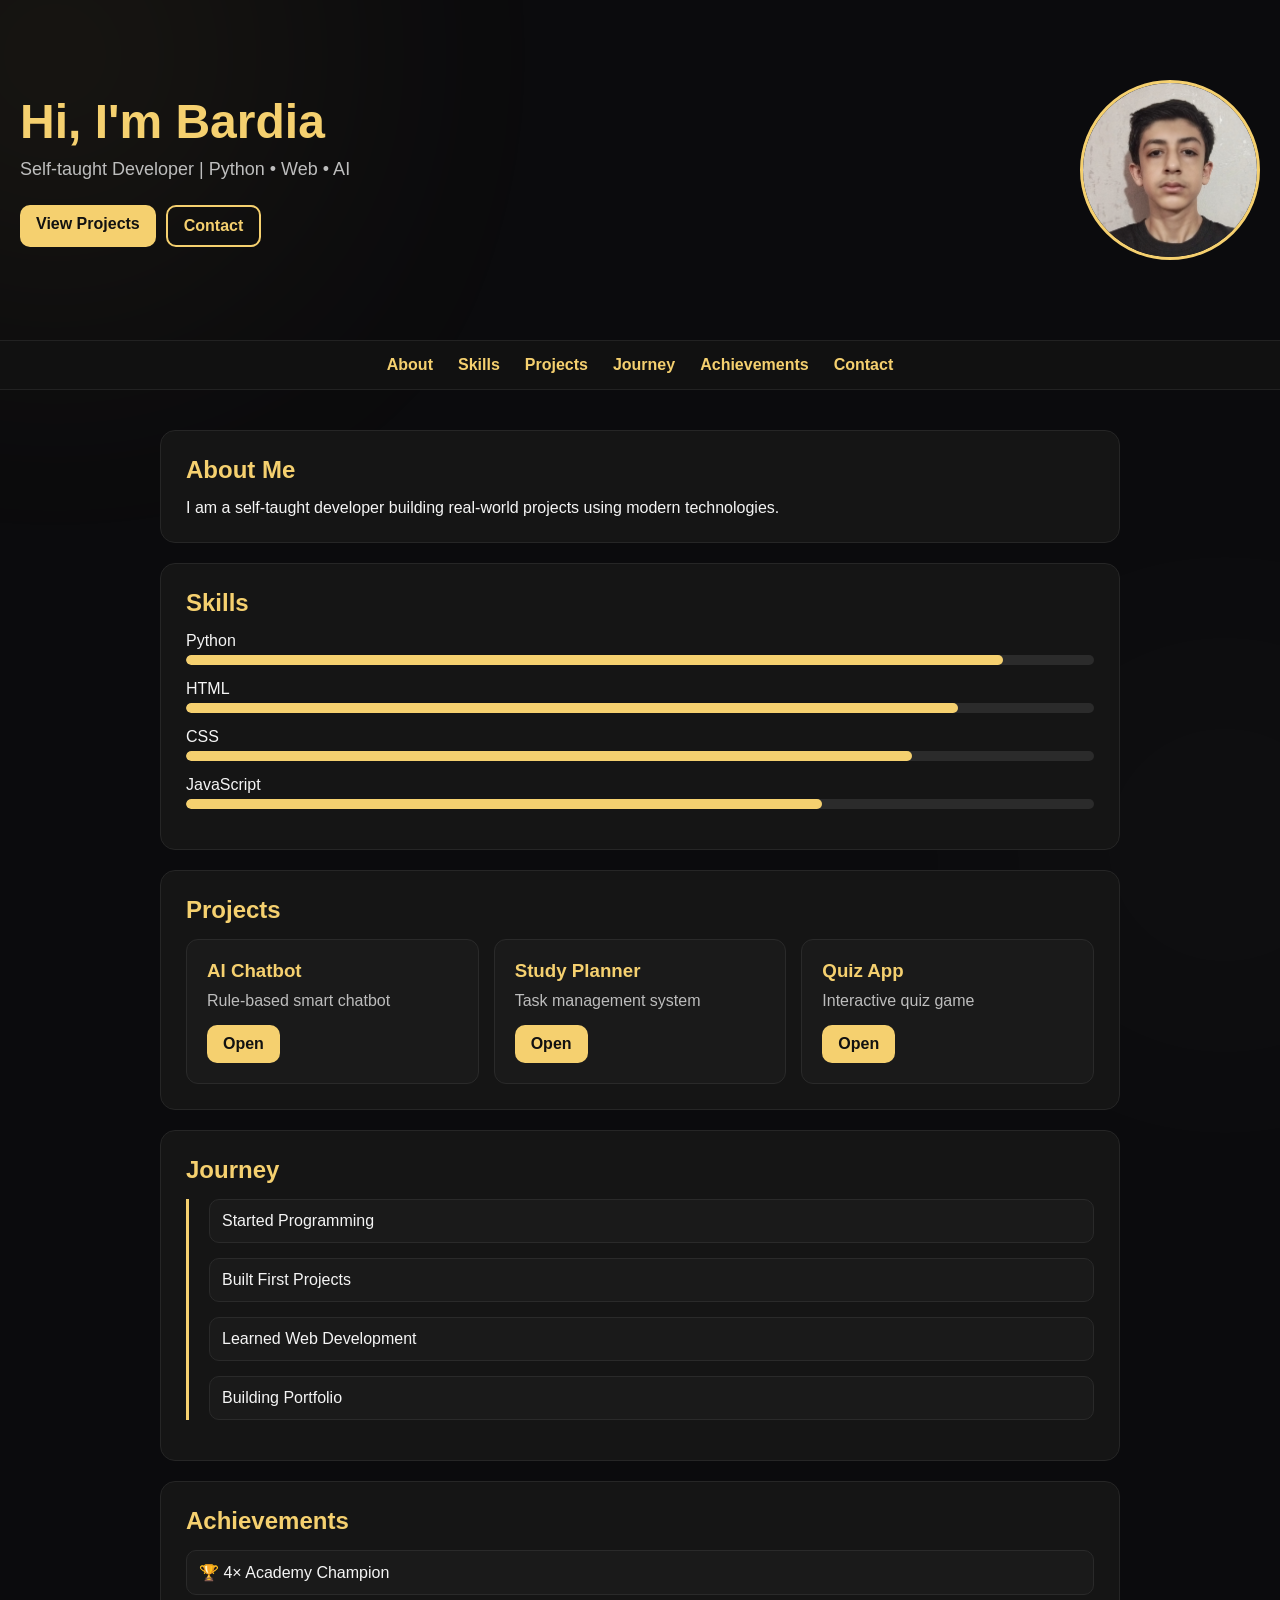
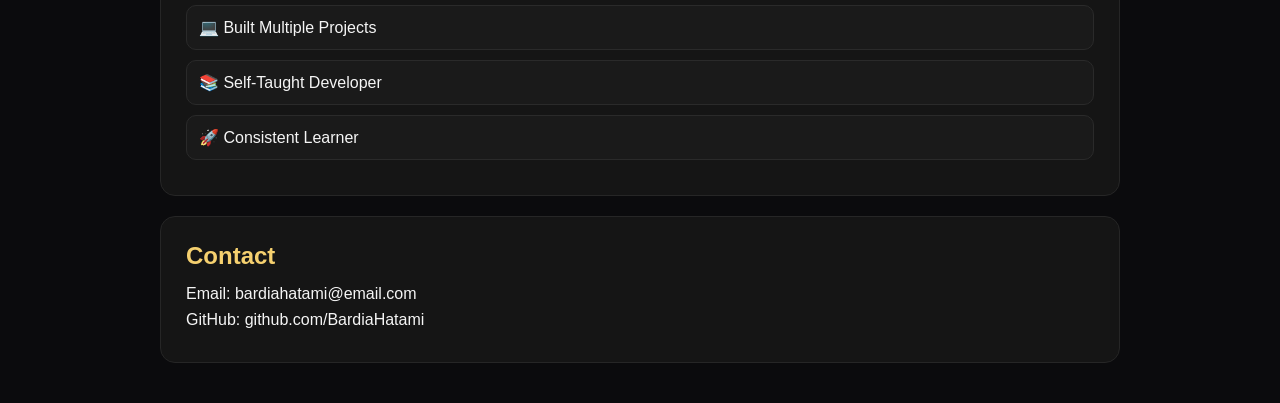
<file: index.html>
<!DOCTYPE html>
<html lang="en">
<head>
<meta charset="UTF-8">
<meta name="viewport" content="width=device-width, initial-scale=1.0">
<title>Bardia | Portfolio</title>
<link rel="stylesheet" href="style.css">
</head>

<body>

<div class="bg-glow"></div>

<!-- HERO -->
<header class="hero">

    <div class="hero-text">
        <h1>Hi, I'm Bardia</h1>
        <p>Self-taught Developer | Python • Web • AI</p>

        <div class="hero-buttons">
            <a href="#projects" class="btn">View Projects</a>
            <a href="#contact" class="btn outline">Contact</a>
        </div>
    </div>

    <img src="profile.jpg" class="hero-img">

</header>

<!-- NAV -->
<nav class="nav">
    <a href="#about">About</a>
    <a href="#skills">Skills</a>
    <a href="#projects">Projects</a>
    <a href="#timeline">Journey</a>
    <a href="#achievements">Achievements</a>
    <a href="#contact">Contact</a>
</nav>

<main class="container">

    <!-- ABOUT -->
    <section id="about" class="card">
        <h2>About Me</h2>
        <p>I am a self-taught developer building real-world projects using modern technologies.</p>
    </section>

    <!-- SKILLS -->
    <section id="skills" class="card">
        <h2>Skills</h2>

        <div class="skill">
            <p>Python</p>
            <div class="bar"><div class="fill python"></div></div>

            <p>HTML</p>
            <div class="bar"><div class="fill html"></div></div>

            <p>CSS</p>
            <div class="bar"><div class="fill css"></div></div>

            <p>JavaScript</p>
            <div class="bar"><div class="fill js"></div></div>
        </div>
    </section>

    <!-- PROJECTS -->
    <section id="projects" class="card">
        <h2>Projects</h2>

        <div class="project-grid">

            <div class="project-card">
                <h3>AI Chatbot</h3>
                <p>Rule-based smart chatbot</p>
                <a class="see-btn" href="project1.html">Open</a>
            </div>

            <div class="project-card">
                <h3>Study Planner</h3>
                <p>Task management system</p>
                <a class="see-btn" href="project2.html">Open</a>
            </div>

            <div class="project-card">
                <h3>Quiz App</h3>
                <p>Interactive quiz game</p>
                <a class="see-btn" href="project3.html">Open</a>
            </div>

        </div>
    </section>

    <!-- TIMELINE -->
    <section id="timeline" class="card">
        <h2>Journey</h2>

        <div class="timeline">
            <div class="item">Started Programming</div>
            <div class="item">Built First Projects</div>
            <div class="item">Learned Web Development</div>
            <div class="item">Building Portfolio</div>
        </div>
    </section>

    <!-- ACHIEVEMENTS -->
    <section id="achievements" class="card">
        <h2>Achievements</h2>

        <div class="ach-item">🏆 4× Academy Champion</div>
        <div class="ach-item">💻 Built Multiple Projects</div>
        <div class="ach-item">📚 Self-Taught Developer</div>
        <div class="ach-item">🚀 Consistent Learner</div>
    </section>

    <!-- CONTACT -->
    <section id="contact" class="card">
        <h2>Contact</h2>
        <p>Email: bardiahatami@email.com</p>
        <p>GitHub: github.com/BardiaHatami</p>
    </section>

</main>
</body>
</html>
</file>
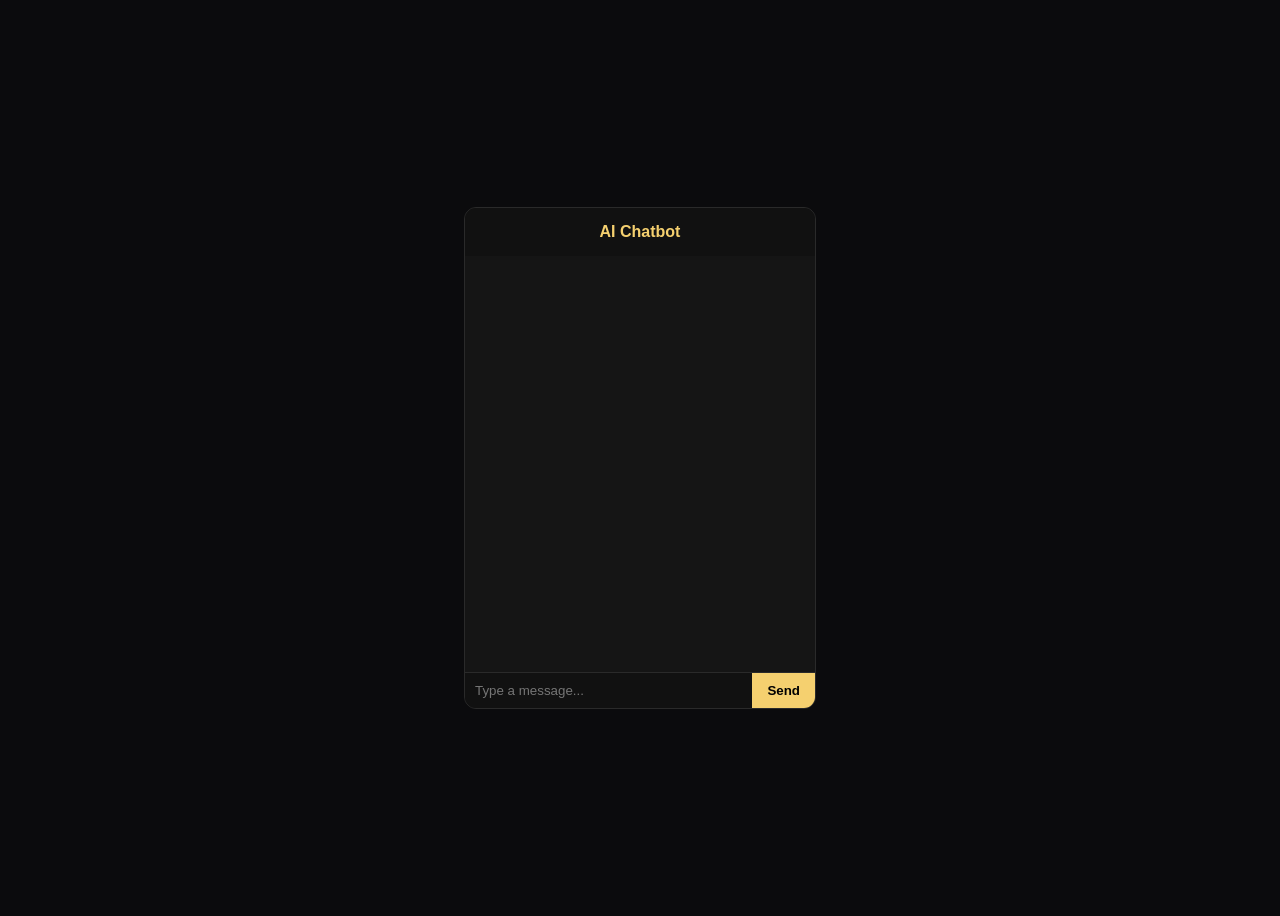
<file: project1.html>
<!DOCTYPE html>
<html lang="en">
<head>
<meta charset="UTF-8">
<meta name="viewport" content="width=device-width, initial-scale=1.0">
<title>AI Chatbot</title>

<style>
body{
    background:#0b0b0d;
    color:#f5f5f5;
    font-family:Arial;
    display:flex;
    justify-content:center;
    align-items:center;
    height:100vh;
}

.chat-box{
    width:350px;
    height:500px;
    background:#151515;
    border:1px solid #2a2a2a;
    border-radius:12px;
    display:flex;
    flex-direction:column;
    overflow:hidden;
}

.header{
    background:#111;
    padding:15px;
    text-align:center;
    color:#f5d06f;
    font-weight:bold;
}

.messages{
    flex:1;
    padding:10px;
    overflow-y:auto;
}

.msg{
    padding:8px 10px;
    margin:5px 0;
    border-radius:8px;
    max-width:80%;
}

.user{
    background:#f5d06f;
    color:#111;
    align-self:flex-end;
}

.bot{
    background:#2a2a2a;
    color:#fff;
    align-self:flex-start;
}

.input-box{
    display:flex;
    border-top:1px solid #2a2a2a;
}

input{
    flex:1;
    padding:10px;
    border:none;
    outline:none;
    background:#111;
    color:#fff;
}

button{
    background:#f5d06f;
    border:none;
    padding:10px 15px;
    cursor:pointer;
    font-weight:bold;
}
</style>

</head>

<body>

<div class="chat-box">

    <div class="header">AI Chatbot</div>

    <div id="messages" class="messages"></div>

    <div class="input-box">
        <input id="input" placeholder="Type a message...">
        <button onclick="sendMsg()">Send</button>
    </div>

</div>

<script>
function sendMsg(){

    let input = document.getElementById("input");
    let text = input.value.trim();

    if(text === "") return;

    addMessage(text, "user");

    setTimeout(()=>{
        addMessage(getResponse(text), "bot");
    },500);

    input.value = "";
}

function addMessage(text, type){

    let msg = document.createElement("div");
    msg.classList.add("msg", type);
    msg.innerText = text;

    document.getElementById("messages").appendChild(msg);
    document.getElementById("messages").scrollTop = 999999;
}

function getResponse(text){

text = text.toLowerCase();

if(text.includes("hello"))
    return "Hello! Nice to meet you.";

if(text.includes("hi"))
    return "Hi there!";

if(text.includes("how are you"))
    return "I'm doing great!";

if(text.includes("what is your name"))
    return "My name is AI Chatbot.";

if(text.includes("who are you"))
    return "I am an AI chatbot.";

if(text.includes("python"))
    return "Python is a powerful programming language.";

if(text.includes("html"))
    return "HTML builds the structure of websites.";

if(text.includes("css"))
    return "CSS styles websites.";

if(text.includes("javascript"))
    return "JavaScript adds interactivity.";

if(text.includes("ai"))
    return "AI stands for Artificial Intelligence.";

if(text.includes("joke"))
    return "Why do programmers hate nature? Too many bugs.";

if(text.includes("bye"))
    return "Goodbye!";

return "I don't understand. Can you explain differently?";
}
</script>

</body>
</html>
</file>
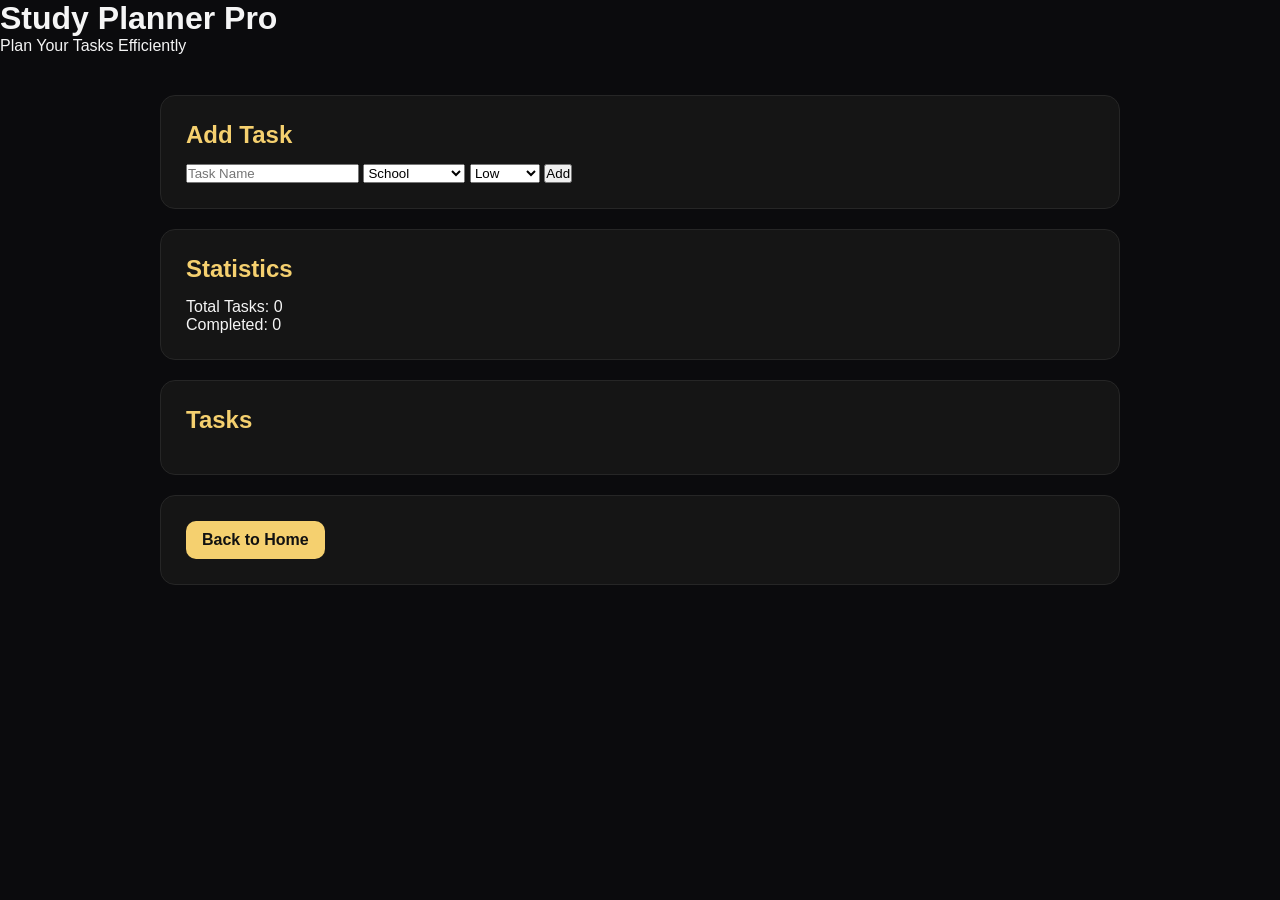
<file: project2.html>
<!DOCTYPE html>
<html lang="en">
<head>
<meta charset="UTF-8">
<meta name="viewport" content="width=device-width, initial-scale=1.0">

<title>Study Planner Pro</title>

<link rel="stylesheet" href="style.css">
</head>

<body>

<div class="header">
    <h1>Study Planner Pro</h1>
    <p>Plan Your Tasks Efficiently</p>
</div>

<div class="container">

    <div class="card">

        <h2>Add Task</h2>

        <div class="input-area">

            <input
            type="text"
            id="taskInput"
            placeholder="Task Name">

            <select id="category">
                <option>School</option>
                <option>Programming</option>
                <option>Personal</option>
            </select>

            <select id="priority">
                <option>Low</option>
                <option>Medium</option>
                <option>High</option>
            </select>

            <button onclick="addTask()">Add</button>

        </div>

    </div>

    <div class="card">

        <h2>Statistics</h2>

        <p>Total Tasks:
            <span id="total">0</span>
        </p>

        <p>Completed:
            <span id="completed">0</span>
        </p>

    </div>

    <div class="card">

        <h2>Tasks</h2>

        <div id="taskList"></div>

    </div>

    <div class="card">
        <a href="index.html" class="btn">
            Back to Home
        </a>
    </div>

</div>

<script>

let tasks =
JSON.parse(localStorage.getItem("tasks")) || [];

render();

function addTask(){

let input =
document.getElementById("taskInput");

let category =
document.getElementById("category").value;

let priority =
document.getElementById("priority").value;

if(input.value.trim() === ""){
return;
}

tasks.push({
name: input.value,
category: category,
priority: priority,
done: false
});

input.value = "";

save();
render();

}

function toggleTask(index){

tasks[index].done =
!tasks[index].done;

save();
render();

}

function deleteTask(index){

tasks.splice(index,1);

save();
render();

}

function save(){

localStorage.setItem(
"tasks",
JSON.stringify(tasks)
);

}

function render(){

let list =
document.getElementById("taskList");

list.innerHTML = "";

let completedCount = 0;

for(let i=0;i<tasks.length;i++){

if(tasks[i].done){
completedCount++;
}

let div =
document.createElement("div");

div.className = "card";

div.innerHTML =

"<h3>" + tasks[i].name + "</h3>" +

"<p>Category: " +
tasks[i].category +
"</p>" +

"<p>Priority: " +
tasks[i].priority +
"</p>" +

"<button onclick='toggleTask(" +
i +
")'>" +

(tasks[i].done ?
"Completed ✅" :
"Mark Done")

+

"</button> " +

"<button onclick='deleteTask(" +
i +
")'>Delete</button>";

list.appendChild(div);

}

document.getElementById("total")
.textContent = tasks.length;

document.getElementById("completed")
.textContent = completedCount;

}

</script>

</body>
</html>
</file>
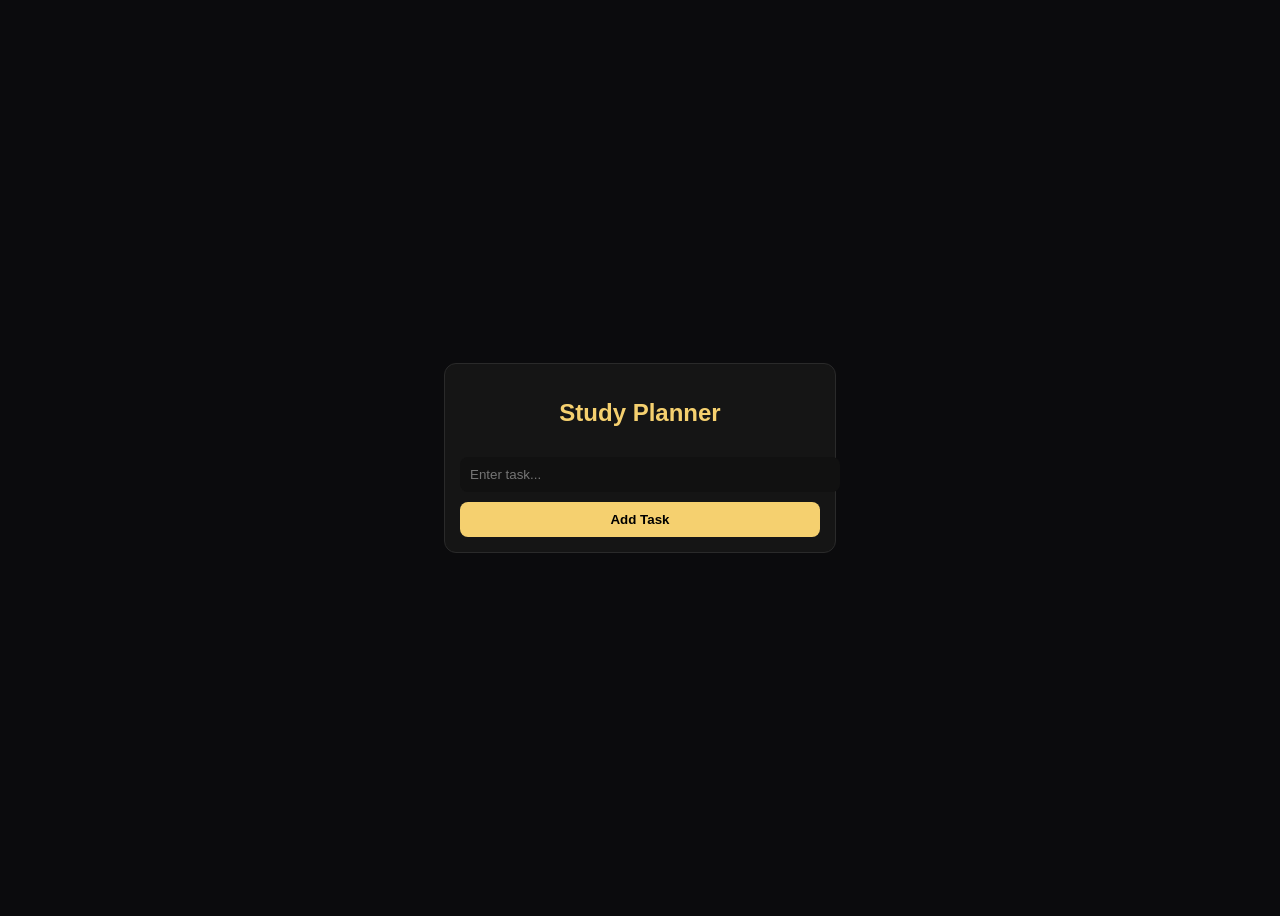
<file: project3.html>
<!DOCTYPE html>
<html lang="en">
<head>
<meta charset="UTF-8">
<meta name="viewport" content="width=device-width, initial-scale=1.0">
<title>Study Planner</title>

<style>
body{
    background:#0b0b0d;
    color:#f5f5f5;
    font-family:Arial;
    display:flex;
    justify-content:center;
    align-items:center;
    height:100vh;
}

.app{
    width:360px;
    background:#151515;
    border:1px solid #2a2a2a;
    border-radius:12px;
    padding:15px;
}

h2{
    text-align:center;
    color:#f5d06f;
}

input{
    width:100%;
    padding:10px;
    margin-top:10px;
    background:#111;
    border:none;
    color:#fff;
    outline:none;
    border-radius:8px;
}

button{
    width:100%;
    margin-top:10px;
    padding:10px;
    background:#f5d06f;
    border:none;
    font-weight:bold;
    cursor:pointer;
    border-radius:8px;
}

.task{
    background:#1a1a1a;
    margin-top:10px;
    padding:10px;
    border-radius:8px;
    display:flex;
    justify-content:space-between;
    align-items:center;
    border:1px solid #2a2a2a;
}

.task.done{
    text-decoration:line-through;
    opacity:0.6;
}

.delete{
    color:red;
    cursor:pointer;
}
</style>

</head>

<body>

<div class="app">

    <h2>Study Planner</h2>

    <input id="taskInput" placeholder="Enter task...">
    <button onclick="addTask()">Add Task</button>

    <div id="taskList"></div>

</div>

<script>

let tasks = JSON.parse(localStorage.getItem("tasks")) || [];

function render(){

    let list = document.getElementById("taskList");
    list.innerHTML = "";

    tasks.forEach((t,i)=>{

        let div = document.createElement("div");
        div.className = "task " + (t.done ? "done" : "");

        div.innerHTML = `
            <span onclick="toggle(${i})">${t.text}</span>
            <span class="delete" onclick="removeTask(${i})">X</span>
        `;

        list.appendChild(div);
    });

    localStorage.setItem("tasks", JSON.stringify(tasks));
}

function addTask(){

    let input = document.getElementById("taskInput");

    if(input.value.trim() === "") return;

    tasks.push({text:input.value, done:false});

    input.value = "";
    render();
}

function toggle(i){
    tasks[i].done = !tasks[i].done;
    render();
}

function removeTask(i){
    tasks.splice(i,1);
    render();
}

render();

</script>

</body>
</html>
</file>
<file: style.css>
/* =========================
   RESET
========================= */
*{
    margin:0;
    padding:0;
    box-sizing:border-box;
    font-family:Arial, sans-serif;
}

html{
    scroll-behavior:smooth;
}

body{
    background:#0b0b0d;
    color:#f5f5f5;
    overflow-x:hidden;
}

/* =========================
   BACKGROUND GLOW
========================= */

.bg-glow::before,
.bg-glow::after{
    content:"";
    position:fixed;
    width:350px;
    height:350px;
    border-radius:50%;
    filter:blur(160px);
    z-index:-1;
}

.bg-glow::before{
    background:#f5d06f;
    top:-120px;
    left:-120px;
    opacity:.15;
}

.bg-glow::after{
    background:white;
    bottom:-120px;
    right:-120px;
    opacity:.05;
}

/* =========================
   HERO
========================= */

.hero{
    display:flex;
    justify-content:space-between;
    align-items:center;
    flex-wrap:wrap;
    padding:80px 20px;
    border-bottom:1px solid #222;
}

.hero-text{
    max-width:600px;
}

.hero-text h1{
    font-size:48px;
    color:#f5d06f;
    margin-bottom:10px;
}

.hero-text p{
    color:#bdbdbd;
    font-size:18px;
    margin-bottom:25px;
}

.hero-buttons{
    display:flex;
    gap:10px;
}

.hero-img{
    width:180px;
    height:180px;
    object-fit:cover;
    border-radius:50%;
    border:3px solid #f5d06f;
}

/* =========================
   BUTTONS
========================= */

.btn,
.see-btn{
    background:#f5d06f;
    color:#111;
    text-decoration:none;
    padding:10px 16px;
    border-radius:10px;
    font-weight:bold;
    transition:.3s;
    display:inline-block;
}

.btn:hover,
.see-btn:hover{
    transform:translateY(-2px);
}

.btn.outline{
    background:transparent;
    border:2px solid #f5d06f;
    color:#f5d06f;
}

/* =========================
   NAVBAR
========================= */

.nav{
    display:flex;
    justify-content:center;
    gap:25px;
    padding:15px;
    background:#111;
    position:sticky;
    top:0;
    z-index:999;
    border-bottom:1px solid #222;
}

.nav a{
    text-decoration:none;
    color:#f5d06f;
    font-weight:bold;
    transition:.3s;
}

.nav a:hover{
    color:white;
}

/* =========================
   CONTAINER
========================= */

.container{
    max-width:1000px;
    margin:auto;
    padding:20px;
}

/* =========================
   CARDS
========================= */

.card{
    background:#151515;
    border:1px solid #262626;
    border-radius:15px;
    padding:25px;
    margin:20px 0;
    transition:.3s;
}

.card:hover{
    transform:translateY(-4px);
    box-shadow:0 10px 25px rgba(245,208,111,.08);
}

.card h2{
    color:#f5d06f;
    margin-bottom:15px;
}

/* =========================
   SKILLS
========================= */

.skill p{
    margin:10px 0 5px;
}

.bar{
    width:100%;
    height:10px;
    background:#2b2b2b;
    border-radius:999px;
    overflow:hidden;
    margin-bottom:15px;
}

.fill{
    height:100%;
    border-radius:999px;
}

.python{
    width:90%;
    background:#f5d06f;
}

.html{
    width:85%;
    background:#f5d06f;
}

.css{
    width:80%;
    background:#f5d06f;
}

.js{
    width:70%;
    background:#f5d06f;
}

/* =========================
   PROJECTS
========================= */

.project-grid{
    display:grid;
    grid-template-columns:repeat(auto-fit,minmax(240px,1fr));
    gap:15px;
}

.project-card{
    background:#1a1a1a;
    border:1px solid #2a2a2a;
    border-radius:12px;
    padding:20px;
    transition:.3s;
}

.project-card:hover{
    transform:translateY(-5px);
    border-color:#f5d06f;
}

.project-card h3{
    color:#f5d06f;
    margin-bottom:10px;
}

.project-card p{
    color:#bdbdbd;
    margin-bottom:15px;
}

/* =========================
   TIMELINE
========================= */

.timeline{
    border-left:3px solid #f5d06f;
    padding-left:20px;
}

.item{
    background:#1a1a1a;
    padding:12px;
    border-radius:10px;
    margin:15px 0;
    border:1px solid #2a2a2a;
}

/* =========================
   ACHIEVEMENTS
========================= */

.ach-item{
    background:#1a1a1a;
    border:1px solid #2a2a2a;
    padding:12px;
    border-radius:10px;
    margin:10px 0;
    transition:.3s;
}

.ach-item:hover{
    transform:translateX(6px);
    border-color:#f5d06f;
}

/* =========================
   CONTACT
========================= */

#contact p{
    margin:8px 0;
}

/* =========================
   ANIMATION
========================= */

.card{
    animation:fadeIn .8s ease;
}

@keyframes fadeIn{
    from{
        opacity:0;
        transform:translateY(20px);
    }
    to{
        opacity:1;
        transform:translateY(0);
    }
}

/* =========================
   MOBILE
========================= */

@media(max-width:768px){

    .hero{
        flex-direction:column;
        text-align:center;
        gap:25px;
    }

    .hero-buttons{
        justify-content:center;
    }

    .hero-text h1{
        font-size:36px;
    }

    .nav{
        flex-wrap:wrap;
        gap:12px;
    }

    .project-grid{
        grid-template-columns:1fr;
    }

}
</file>
